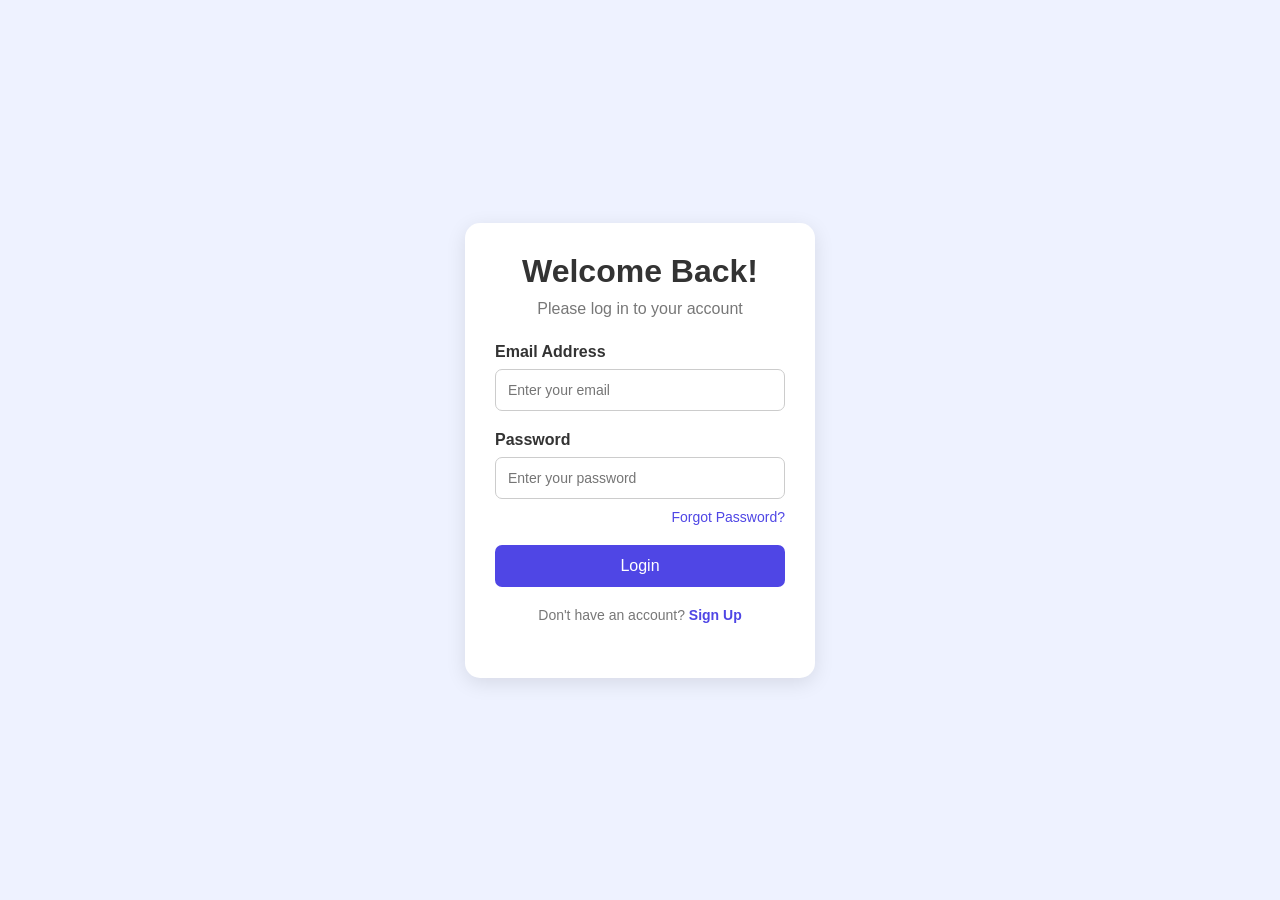
<file: index.html>
<!DOCTYPE html>
<html lang="en">
<head>
    <meta charset="UTF-8">
    <meta name="viewport" content="width=device-width, initial-scale=1.0">
    <title>Login Page</title>
    <link rel="stylesheet" href="style.css">
</head>
<body>

    <div class="login-container">
        <h1>Welcome Back!</h1>
        <p>Please log in to your account</p>

        <form>
            <label for="email">Email Address</label>
            <input
                type="email"
                id="email"
                placeholder="Enter your email"
                required
            >

            <label for="password">Password</label>
            <input
                type="password"
                id="password"
                placeholder="Enter your password"
                required
            >

            <a href="#" class="forgot-password">
                Forgot Password?
            </a>

            <button type="submit">Login</button>
        </form>

        <p class="signup">
            Don't have an account?
            <a href="#">Sign Up</a>
        </p>
    </div>

</body>
</html>
</file>
<file: style.css>
* {
    margin: 0;
    padding: 0;
    box-sizing: border-box;
}

body {
    font-family: Arial, sans-serif;
    background: #eef2ff;
    min-height: 100vh;
    display: flex;
    justify-content: center;
    align-items: center;
}

.login-container {
    background: white;
    width: 350px;
    padding: 30px;
    border-radius: 15px;
    box-shadow: 0 5px 20px rgba(0, 0, 0, 0.1);
}

h1 {
    text-align: center;
    color: #333;
    margin-bottom: 10px;
}

.login-container > p {
    text-align: center;
    color: #777;
    margin-bottom: 25px;
}

label {
    display: block;
    margin-bottom: 8px;
    color: #333;
    font-weight: bold;
}

input {
    width: 100%;
    padding: 12px;
    margin-bottom: 20px;
    border: 1px solid #ccc;
    border-radius: 7px;
    font-size: 14px;
}

input:focus {
    outline: none;
    border-color: #4f46e5;
}

.forgot-password {
    display: block;
    text-align: right;
    margin-top: -10px;
    margin-bottom: 20px;
    color: #4f46e5;
    text-decoration: none;
    font-size: 14px;
}

button {
    width: 100%;
    padding: 12px;
    background: #4f46e5;
    color: white;
    border: none;
    border-radius: 7px;
    font-size: 16px;
    cursor: pointer;
}

button:hover {
    background: #3730a3;
}

.signup {
    margin-top: 20px;
    text-align: center;
    font-size: 14px;
}

.signup a {
    color: #4f46e5;
    text-decoration: none;
    font-weight: bold;
}
</file>
